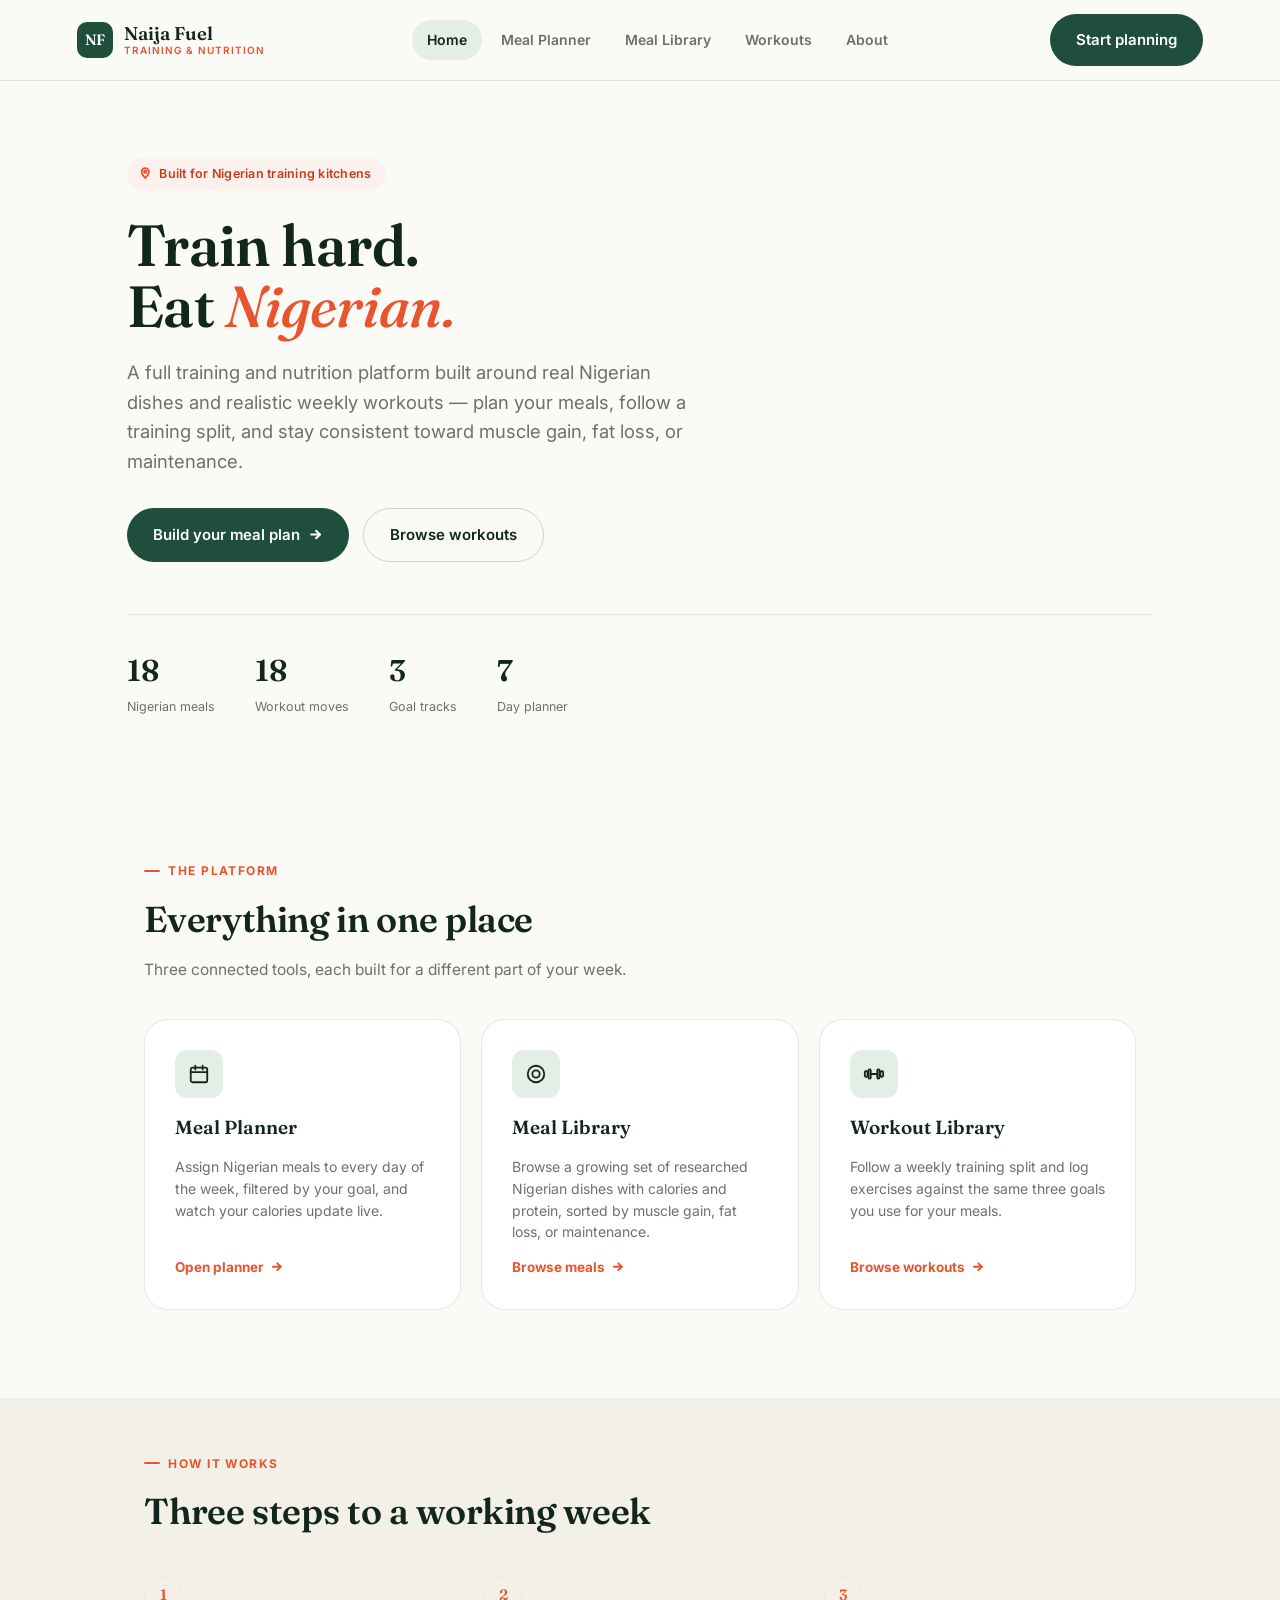
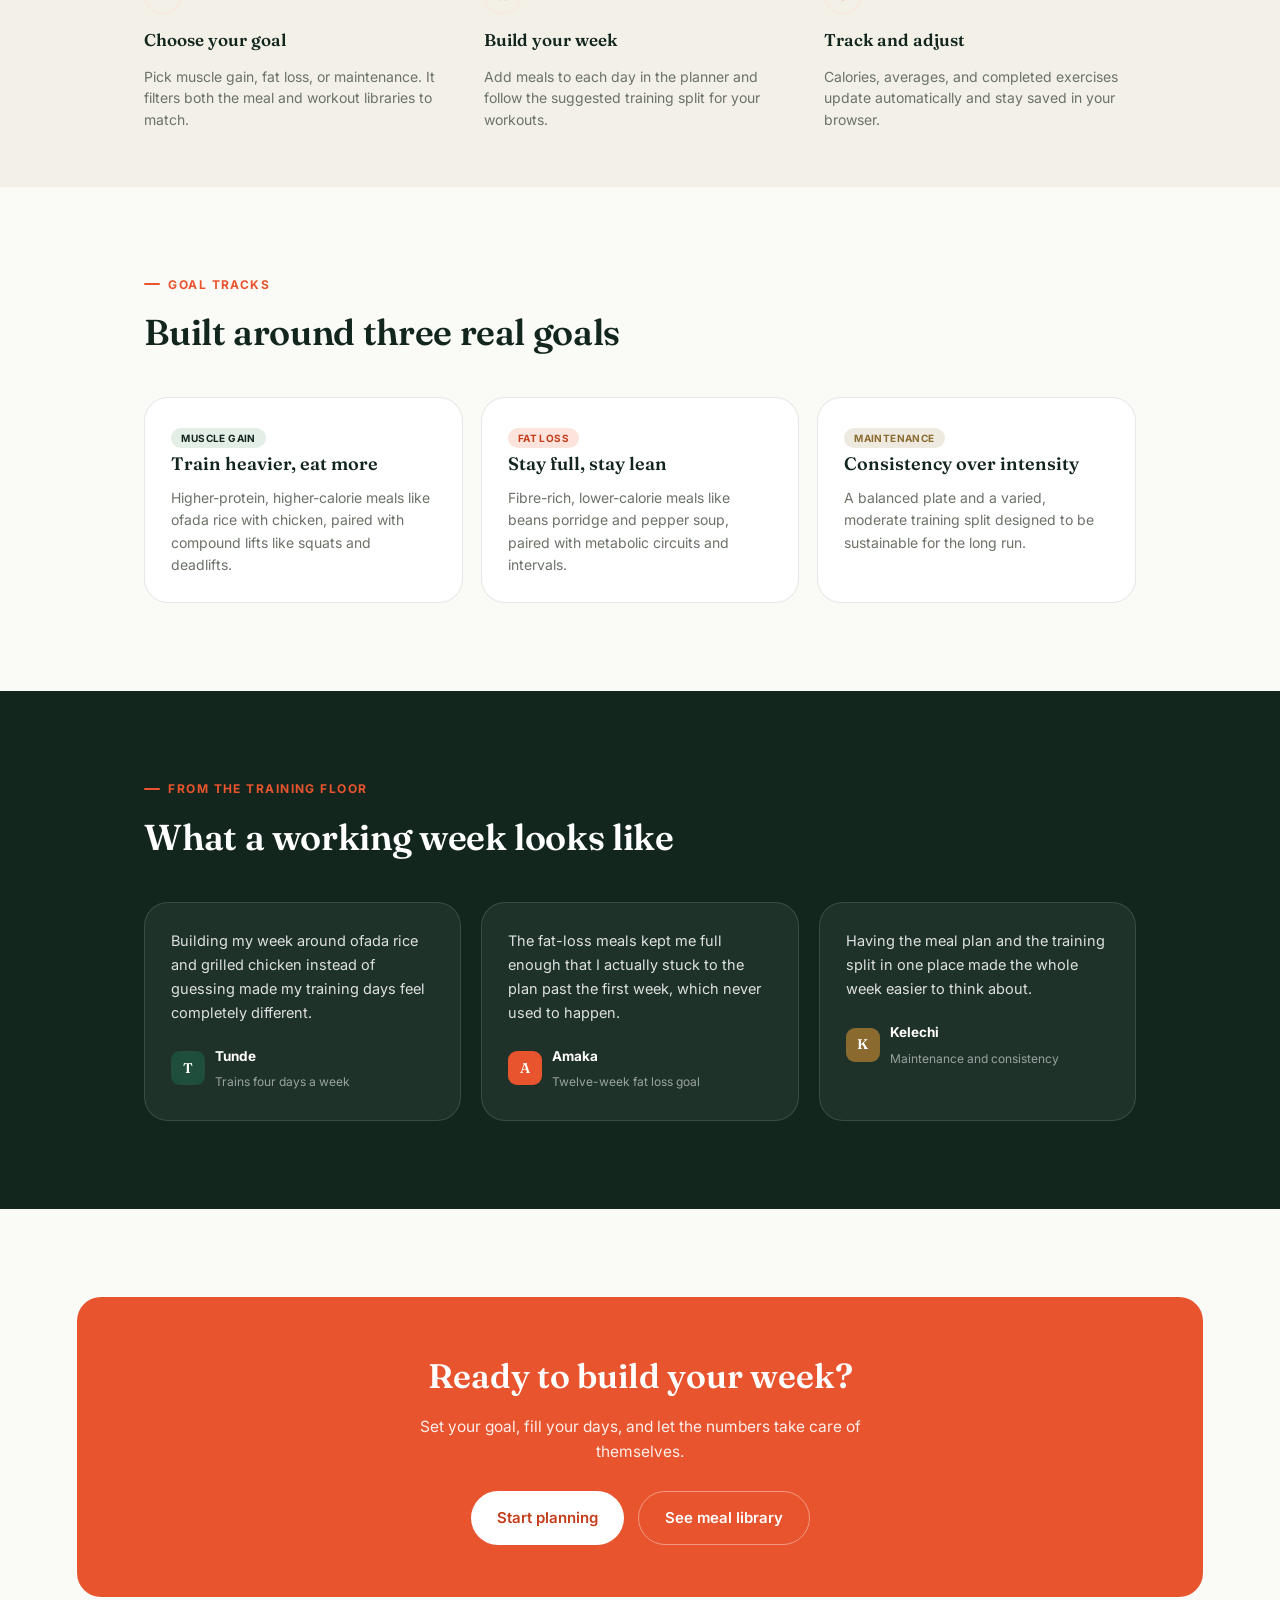
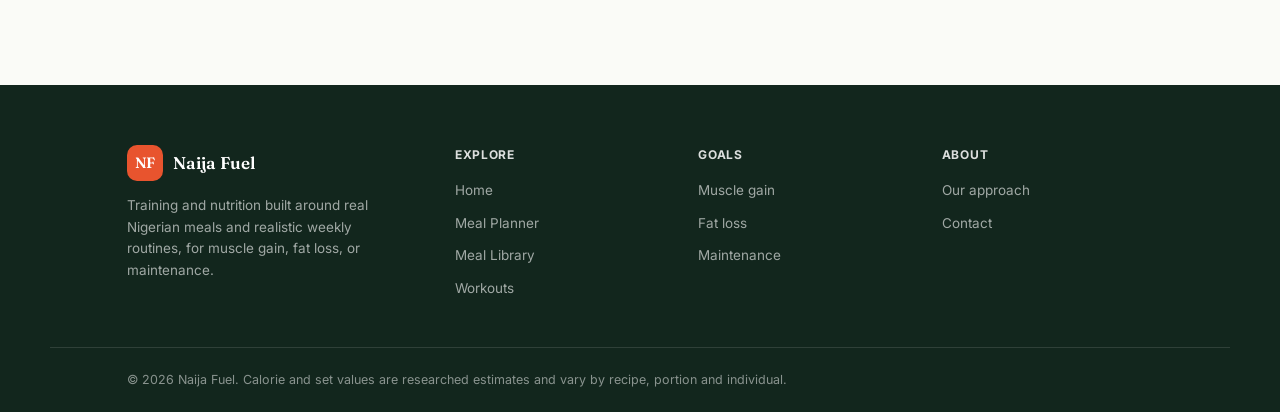
<file: index.html>
<!DOCTYPE html>
<html lang="en">
<head>
<meta charset="UTF-8" />
<meta name="viewport" content="width=device-width, initial-scale=1.0" />
<title>Naija Fuel — Nigerian Training &amp; Nutrition Platform</title>
<meta name="description" content="Plan your meals and training week around real Nigerian dishes and realistic workouts, built for muscle gain, fat loss, or maintenance." />
<link href="https://fonts.googleapis.com/css2?family=Fraunces:ital,opsz,wght@0,9..144,500;0,9..144,600;0,9..144,700;1,9..144,500&family=Inter:wght@400;500;600;700&display=swap" rel="stylesheet" />
<link rel="stylesheet" href="assets/style.css" />
</head>
<body>

<nav class="site-nav">
  <a class="brand" href="index.html">
    <div class="brand-mark">NF</div>
    <div class="brand-word">Naija Fuel<span>Training &amp; Nutrition</span></div>
  </a>
  <div class="nav-links">
    <a class="nav-link active" href="index.html">Home</a>
    <a class="nav-link" href="planner.html">Meal Planner</a>
    <a class="nav-link" href="meals.html">Meal Library</a>
    <a class="nav-link" href="workouts.html">Workouts</a>
    <a class="nav-link" href="about.html">About</a>
  </div>
  <div class="nav-right">
    <a class="btn-primary" href="planner.html">Start planning</a>
    <button class="nav-toggle" id="navToggle" aria-label="Open menu"></button>
  </div>
</nav>
<div class="mobile-menu-scrim" id="mobileScrim"></div>
<div class="mobile-menu" id="mobileMenu">
  <div class="mobile-menu-head">
    <div class="brand-word">Menu</div>
    <button class="modal-close" id="navClose" aria-label="Close menu"></button>
  </div>
  <a class="nav-link active" href="index.html">Home</a>
  <a class="nav-link" href="planner.html">Meal Planner</a>
  <a class="nav-link" href="meals.html">Meal Library</a>
  <a class="nav-link" href="workouts.html">Workouts</a>
  <a class="nav-link" href="about.html">About</a>
</div>

<!-- ══ HERO ══ -->
<header class="hero">
  <div class="eyebrow"><span id="eyebrowIcon"></span>Built for Nigerian training kitchens</div>
  <h1>Train hard.<br>Eat <em>Nigerian.</em></h1>
  <p>A full training and nutrition platform built around real Nigerian dishes and realistic weekly workouts — plan your meals, follow a training split, and stay consistent toward muscle gain, fat loss, or maintenance.</p>
  <div class="hero-row">
    <a href="planner.html" class="btn-primary">Build your meal plan <span id="heroArrow1"></span></a>
    <a href="workouts.html" class="btn-ghost">Browse workouts</a>
  </div>
  <div class="hero-stats">
    <div><span class="stat-num" id="heroMealCount">18</span><div class="stat-label">Nigerian meals</div></div>
    <div><span class="stat-num" id="heroWorkoutCount">18</span><div class="stat-label">Workout moves</div></div>
    <div><span class="stat-num">3</span><div class="stat-label">Goal tracks</div></div>
    <div><span class="stat-num">7</span><div class="stat-label">Day planner</div></div>
  </div>
</header>

<!-- ══ FEATURES ══ -->
<section class="section">
  <div class="wrap">
    <div class="section-head">
      <div>
        <div class="section-label">The platform</div>
        <h2 class="section-heading">Everything in one place</h2>
        <p class="section-sub">Three connected tools, each built for a different part of your week.</p>
      </div>
    </div>
    <div class="feature-grid">
      <a class="feature-card" href="planner.html">
        <div class="feature-icon" id="iconPlanner"></div>
        <h3>Meal Planner</h3>
        <p>Assign Nigerian meals to every day of the week, filtered by your goal, and watch your calories update live.</p>
        <span class="feature-link">Open planner <span class="arrow-sm"></span></span>
      </a>
      <a class="feature-card" href="meals.html">
        <div class="feature-icon" id="iconMeals"></div>
        <h3>Meal Library</h3>
        <p>Browse a growing set of researched Nigerian dishes with calories and protein, sorted by muscle gain, fat loss, or maintenance.</p>
        <span class="feature-link">Browse meals <span class="arrow-sm"></span></span>
      </a>
      <a class="feature-card" href="workouts.html">
        <div class="feature-icon" id="iconWorkouts"></div>
        <h3>Workout Library</h3>
        <p>Follow a weekly training split and log exercises against the same three goals you use for your meals.</p>
        <span class="feature-link">Browse workouts <span class="arrow-sm"></span></span>
      </a>
    </div>
  </div>
</section>

<!-- ══ HOW IT WORKS ══ -->
<section class="section section-tight" style="background:var(--surface-alt);">
  <div class="wrap">
    <div class="section-head">
      <div>
        <div class="section-label">How it works</div>
        <h2 class="section-heading">Three steps to a working week</h2>
      </div>
    </div>
    <div class="steps-grid">
      <div class="step">
        <div class="step-num">1</div>
        <h3>Choose your goal</h3>
        <p>Pick muscle gain, fat loss, or maintenance. It filters both the meal and workout libraries to match.</p>
      </div>
      <div class="step">
        <div class="step-num">2</div>
        <h3>Build your week</h3>
        <p>Add meals to each day in the planner and follow the suggested training split for your workouts.</p>
      </div>
      <div class="step">
        <div class="step-num">3</div>
        <h3>Track and adjust</h3>
        <p>Calories, averages, and completed exercises update automatically and stay saved in your browser.</p>
      </div>
    </div>
  </div>
</section>

<!-- ══ GOALS ══ -->
<section class="section">
  <div class="wrap">
    <div class="section-head">
      <div>
        <div class="section-label">Goal tracks</div>
        <h2 class="section-heading">Built around three real goals</h2>
      </div>
    </div>
    <div class="goal-cards">
      <div class="goal-card">
        <span class="goal-tag muscle">Muscle gain</span>
        <h3>Train heavier, eat more</h3>
        <p>Higher-protein, higher-calorie meals like ofada rice with chicken, paired with compound lifts like squats and deadlifts.</p>
      </div>
      <div class="goal-card">
        <span class="goal-tag fatLoss">Fat loss</span>
        <h3>Stay full, stay lean</h3>
        <p>Fibre-rich, lower-calorie meals like beans porridge and pepper soup, paired with metabolic circuits and intervals.</p>
      </div>
      <div class="goal-card">
        <span class="goal-tag maintenance">Maintenance</span>
        <h3>Consistency over intensity</h3>
        <p>A balanced plate and a varied, moderate training split designed to be sustainable for the long run.</p>
      </div>
    </div>
  </div>
</section>

<!-- ══ QUOTES BAND ══ -->
<section class="band section">
  <div class="wrap">
    <div class="section-head">
      <div>
        <div class="section-label">From the training floor</div>
        <h2 class="section-heading">What a working week looks like</h2>
      </div>
    </div>
    <div class="quote-grid">
      <div class="quote-card">
        <p>Building my week around ofada rice and grilled chicken instead of guessing made my training days feel completely different.</p>
        <div class="quote-name"><div class="monogram sm mono-muscle">T</div><div><strong>Tunde</strong><br><span>Trains four days a week</span></div></div>
      </div>
      <div class="quote-card">
        <p>The fat-loss meals kept me full enough that I actually stuck to the plan past the first week, which never used to happen.</p>
        <div class="quote-name"><div class="monogram sm mono-fatLoss">A</div><div><strong>Amaka</strong><br><span>Twelve-week fat loss goal</span></div></div>
      </div>
      <div class="quote-card">
        <p>Having the meal plan and the training split in one place made the whole week easier to think about.</p>
        <div class="quote-name"><div class="monogram sm mono-maintenance">K</div><div><strong>Kelechi</strong><br><span>Maintenance and consistency</span></div></div>
      </div>
    </div>
  </div>
</section>

<!-- ══ CTA ══ -->
<section class="section">
  <div class="cta-band">
    <h2>Ready to build your week?</h2>
    <p>Set your goal, fill your days, and let the numbers take care of themselves.</p>
    <div class="hero-row">
      <a href="planner.html" class="btn-primary">Start planning</a>
      <a href="meals.html" class="btn-ghost">See meal library</a>
    </div>
  </div>
</section>

<footer class="site-footer">
  <div class="footer-grid">
    <div>
      <div class="footer-brand"><div class="brand-mark">NF</div><div class="footer-brand-word">Naija Fuel</div></div>
      <p>Training and nutrition built around real Nigerian meals and realistic weekly routines, for muscle gain, fat loss, or maintenance.</p>
    </div>
    <div class="footer-col">
      <h4>Explore</h4>
      <a href="index.html">Home</a>
      <a href="planner.html">Meal Planner</a>
      <a href="meals.html">Meal Library</a>
      <a href="workouts.html">Workouts</a>
    </div>
    <div class="footer-col">
      <h4>Goals</h4>
      <a href="meals.html">Muscle gain</a>
      <a href="meals.html">Fat loss</a>
      <a href="meals.html">Maintenance</a>
    </div>
    <div class="footer-col">
      <h4>About</h4>
      <a href="about.html">Our approach</a>
      <a href="about.html">Contact</a>
    </div>
  </div>
  <div class="footer-bottom">
    <span>&copy; <span id="footerYear"></span> Naija Fuel. Calorie and set values are researched estimates and vary by recipe, portion and individual.</span>
  </div>
</footer>

<div class="toast" id="toast" aria-live="polite"></div>

<script src="assets/data.js"></script>
<script src="assets/nav.js"></script>
<script>
  document.getElementById('eyebrowIcon').innerHTML = ICON.pin;
  document.getElementById('heroArrow1').innerHTML = ICON.arrow;
  document.getElementById('iconPlanner').innerHTML = ICON.calendar;
  document.getElementById('iconMeals').innerHTML = ICON.plate;
  document.getElementById('iconWorkouts').innerHTML = ICON.dumbbell;
  document.querySelectorAll('.nav-toggle, #navClose').forEach(b=>{});
  document.getElementById('navToggle').innerHTML = ICON.menu;
  document.getElementById('navClose').innerHTML = ICON.close;
  document.querySelectorAll('.arrow-sm').forEach(el => el.innerHTML = ICON.arrow);
  document.getElementById('heroMealCount').textContent = MEALS.length;
  document.getElementById('heroWorkoutCount').textContent = WORKOUTS.length;
</script>
</body>
</html>
</file>
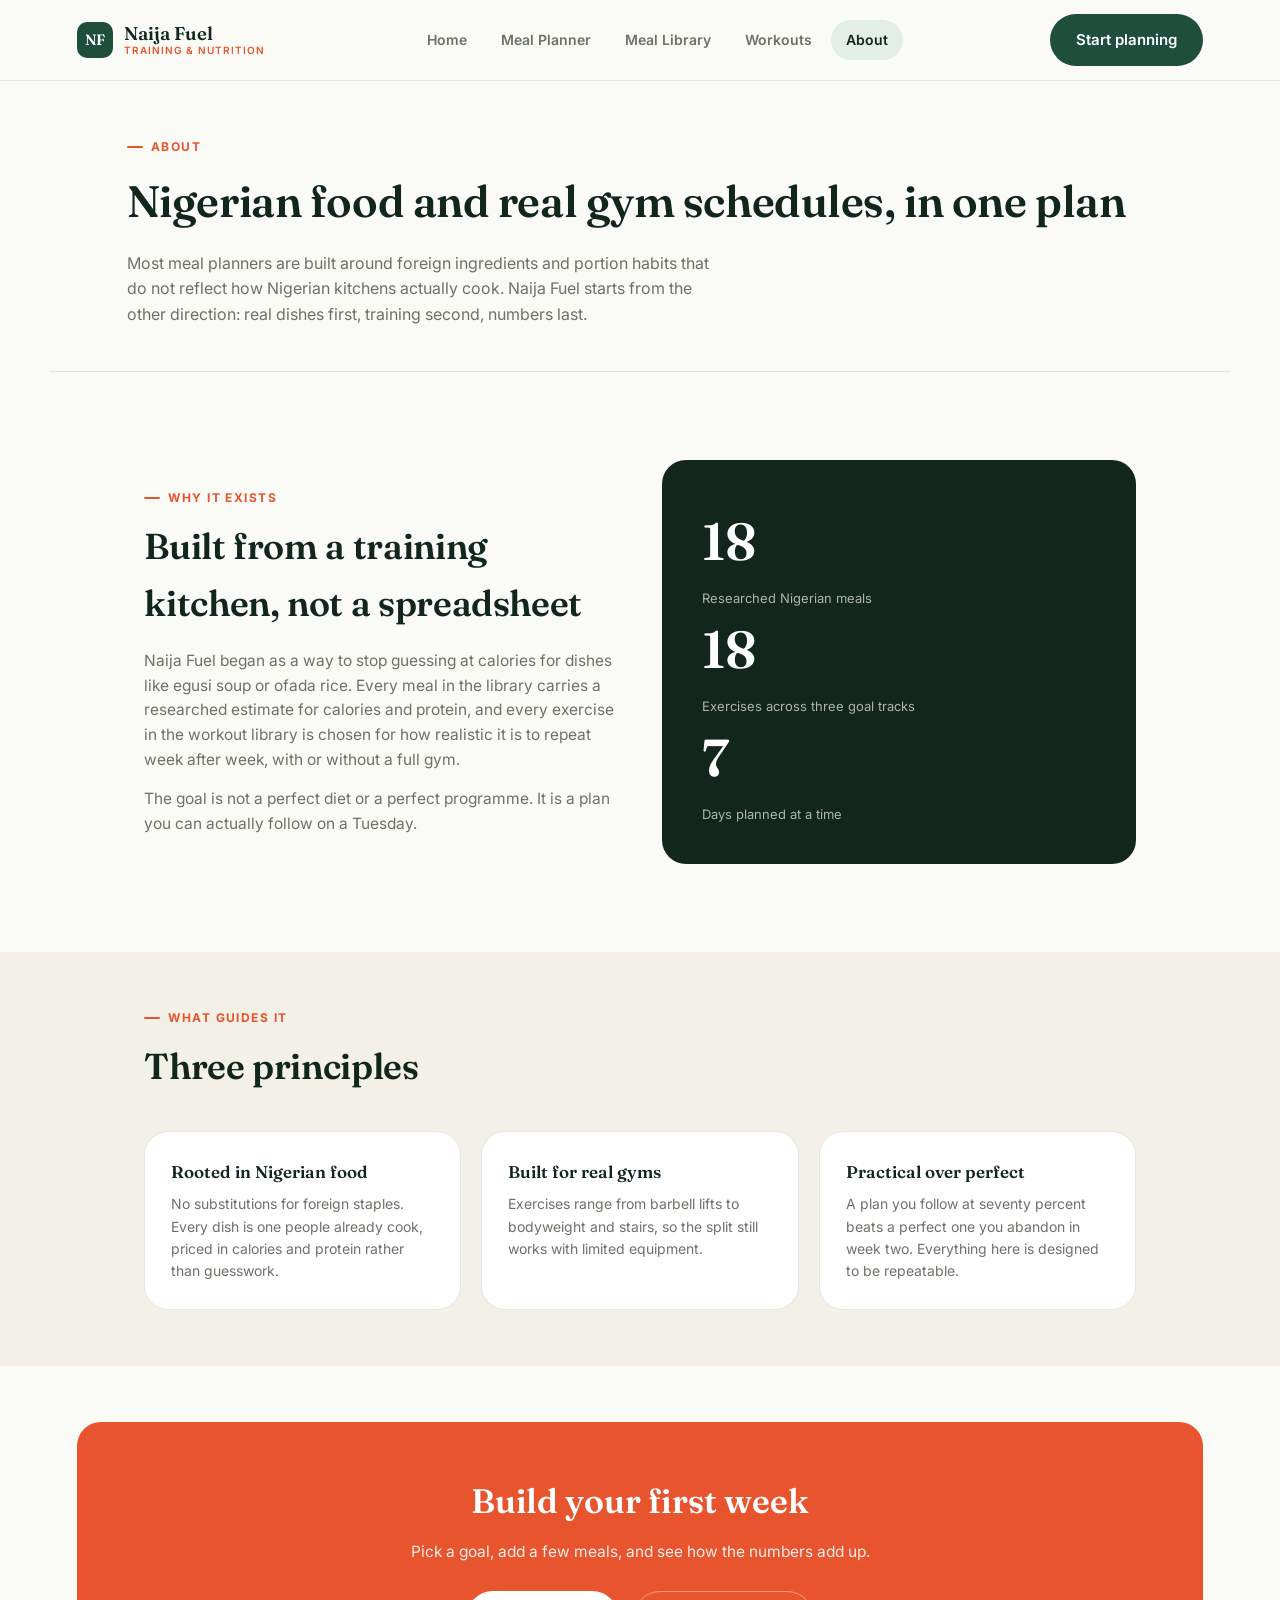
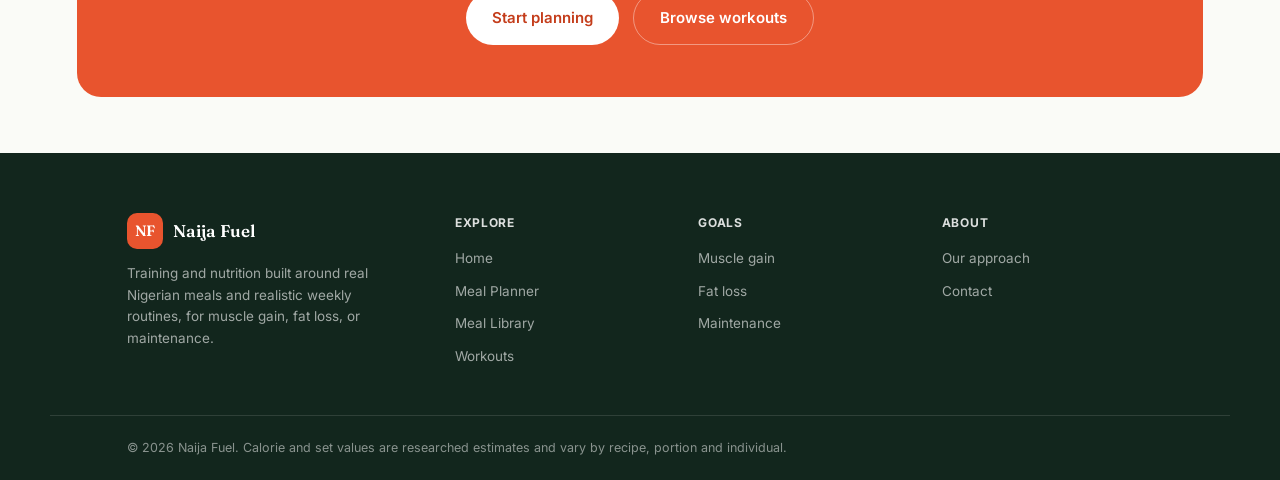
<file: about.html>
<!DOCTYPE html>
<html lang="en">
<head>
<meta charset="UTF-8" />
<meta name="viewport" content="width=device-width, initial-scale=1.0" />
<title>About — Naija Fuel</title>
<meta name="description" content="Why Naija Fuel exists and how it approaches Nigerian training and nutrition." />
<link href="https://fonts.googleapis.com/css2?family=Fraunces:ital,opsz,wght@0,9..144,500;0,9..144,600;0,9..144,700;1,9..144,500&family=Inter:wght@400;500;600;700&display=swap" rel="stylesheet" />
<link rel="stylesheet" href="assets/style.css" />
</head>
<body>

<nav class="site-nav">
  <a class="brand" href="index.html">
    <div class="brand-mark">NF</div>
    <div class="brand-word">Naija Fuel<span>Training &amp; Nutrition</span></div>
  </a>
  <div class="nav-links">
    <a class="nav-link" href="index.html">Home</a>
    <a class="nav-link" href="planner.html">Meal Planner</a>
    <a class="nav-link" href="meals.html">Meal Library</a>
    <a class="nav-link" href="workouts.html">Workouts</a>
    <a class="nav-link active" href="about.html">About</a>
  </div>
  <div class="nav-right">
    <a class="btn-primary" href="planner.html">Start planning</a>
    <button class="nav-toggle" id="navToggle" aria-label="Open menu"></button>
  </div>
</nav>
<div class="mobile-menu-scrim" id="mobileScrim"></div>
<div class="mobile-menu" id="mobileMenu">
  <div class="mobile-menu-head">
    <div class="brand-word">Menu</div>
    <button class="modal-close" id="navClose" aria-label="Close menu"></button>
  </div>
  <a class="nav-link" href="index.html">Home</a>
  <a class="nav-link" href="planner.html">Meal Planner</a>
  <a class="nav-link" href="meals.html">Meal Library</a>
  <a class="nav-link" href="workouts.html">Workouts</a>
  <a class="nav-link active" href="about.html">About</a>
</div>

<header class="page-hero">
  <div class="section-label">About</div>
  <h1>Nigerian food and real gym schedules, in one plan</h1>
  <p>Most meal planners are built around foreign ingredients and portion habits that do not reflect how Nigerian kitchens actually cook. Naija Fuel starts from the other direction: real dishes first, training second, numbers last.</p>
</header>

<section class="section">
  <div class="wrap split-media">
    <div>
      <div class="section-label">Why it exists</div>
      <h2 class="section-heading">Built from a training kitchen, not a spreadsheet</h2>
      <p class="section-sub" style="margin-top:16px;max-width:none;">Naija Fuel began as a way to stop guessing at calories for dishes like egusi soup or ofada rice. Every meal in the library carries a researched estimate for calories and protein, and every exercise in the workout library is chosen for how realistic it is to repeat week after week, with or without a full gym.</p>
      <p class="section-sub" style="margin-top:14px;max-width:none;">The goal is not a perfect diet or a perfect programme. It is a plan you can actually follow on a Tuesday.</p>
    </div>
    <div class="about-figure">
      <div>
        <div class="big-num" id="figMeals">18</div>
        <div class="big-label">Researched Nigerian meals</div>
      </div>
      <div>
        <div class="big-num" id="figWorkouts">18</div>
        <div class="big-label">Exercises across three goal tracks</div>
      </div>
      <div>
        <div class="big-num">7</div>
        <div class="big-label">Days planned at a time</div>
      </div>
    </div>
  </div>
</section>

<section class="section section-tight" style="background:var(--surface-alt);">
  <div class="wrap">
    <div class="section-head">
      <div>
        <div class="section-label">What guides it</div>
        <h2 class="section-heading">Three principles</h2>
      </div>
    </div>
    <div class="value-grid">
      <div class="value-card">
        <h3>Rooted in Nigerian food</h3>
        <p>No substitutions for foreign staples. Every dish is one people already cook, priced in calories and protein rather than guesswork.</p>
      </div>
      <div class="value-card">
        <h3>Built for real gyms</h3>
        <p>Exercises range from barbell lifts to bodyweight and stairs, so the split still works with limited equipment.</p>
      </div>
      <div class="value-card">
        <h3>Practical over perfect</h3>
        <p>A plan you follow at seventy percent beats a perfect one you abandon in week two. Everything here is designed to be repeatable.</p>
      </div>
    </div>
  </div>
</section>

<section class="section section-tight">
  <div class="cta-band">
    <h2>Build your first week</h2>
    <p>Pick a goal, add a few meals, and see how the numbers add up.</p>
    <div class="hero-row">
      <a href="planner.html" class="btn-primary">Start planning</a>
      <a href="workouts.html" class="btn-ghost">Browse workouts</a>
    </div>
  </div>
</section>

<footer class="site-footer">
  <div class="footer-grid">
    <div>
      <div class="footer-brand"><div class="brand-mark">NF</div><div class="footer-brand-word">Naija Fuel</div></div>
      <p>Training and nutrition built around real Nigerian meals and realistic weekly routines, for muscle gain, fat loss, or maintenance.</p>
    </div>
    <div class="footer-col">
      <h4>Explore</h4>
      <a href="index.html">Home</a>
      <a href="planner.html">Meal Planner</a>
      <a href="meals.html">Meal Library</a>
      <a href="workouts.html">Workouts</a>
    </div>
    <div class="footer-col">
      <h4>Goals</h4>
      <a href="meals.html">Muscle gain</a>
      <a href="meals.html">Fat loss</a>
      <a href="meals.html">Maintenance</a>
    </div>
    <div class="footer-col">
      <h4>About</h4>
      <a href="about.html">Our approach</a>
      <a href="about.html">Contact</a>
    </div>
  </div>
  <div class="footer-bottom">
    <span>&copy; <span id="footerYear"></span> Naija Fuel. Calorie and set values are researched estimates and vary by recipe, portion and individual.</span>
  </div>
</footer>

<div class="toast" id="toast" aria-live="polite"></div>

<script src="assets/data.js"></script>
<script src="assets/nav.js"></script>
<script>
  document.getElementById('navToggle').innerHTML = ICON.menu;
  document.getElementById('navClose').innerHTML = ICON.close;
  document.getElementById('figMeals').textContent = MEALS.length;
  document.getElementById('figWorkouts').textContent = WORKOUTS.length;
</script>
</body>
</html>
</file>
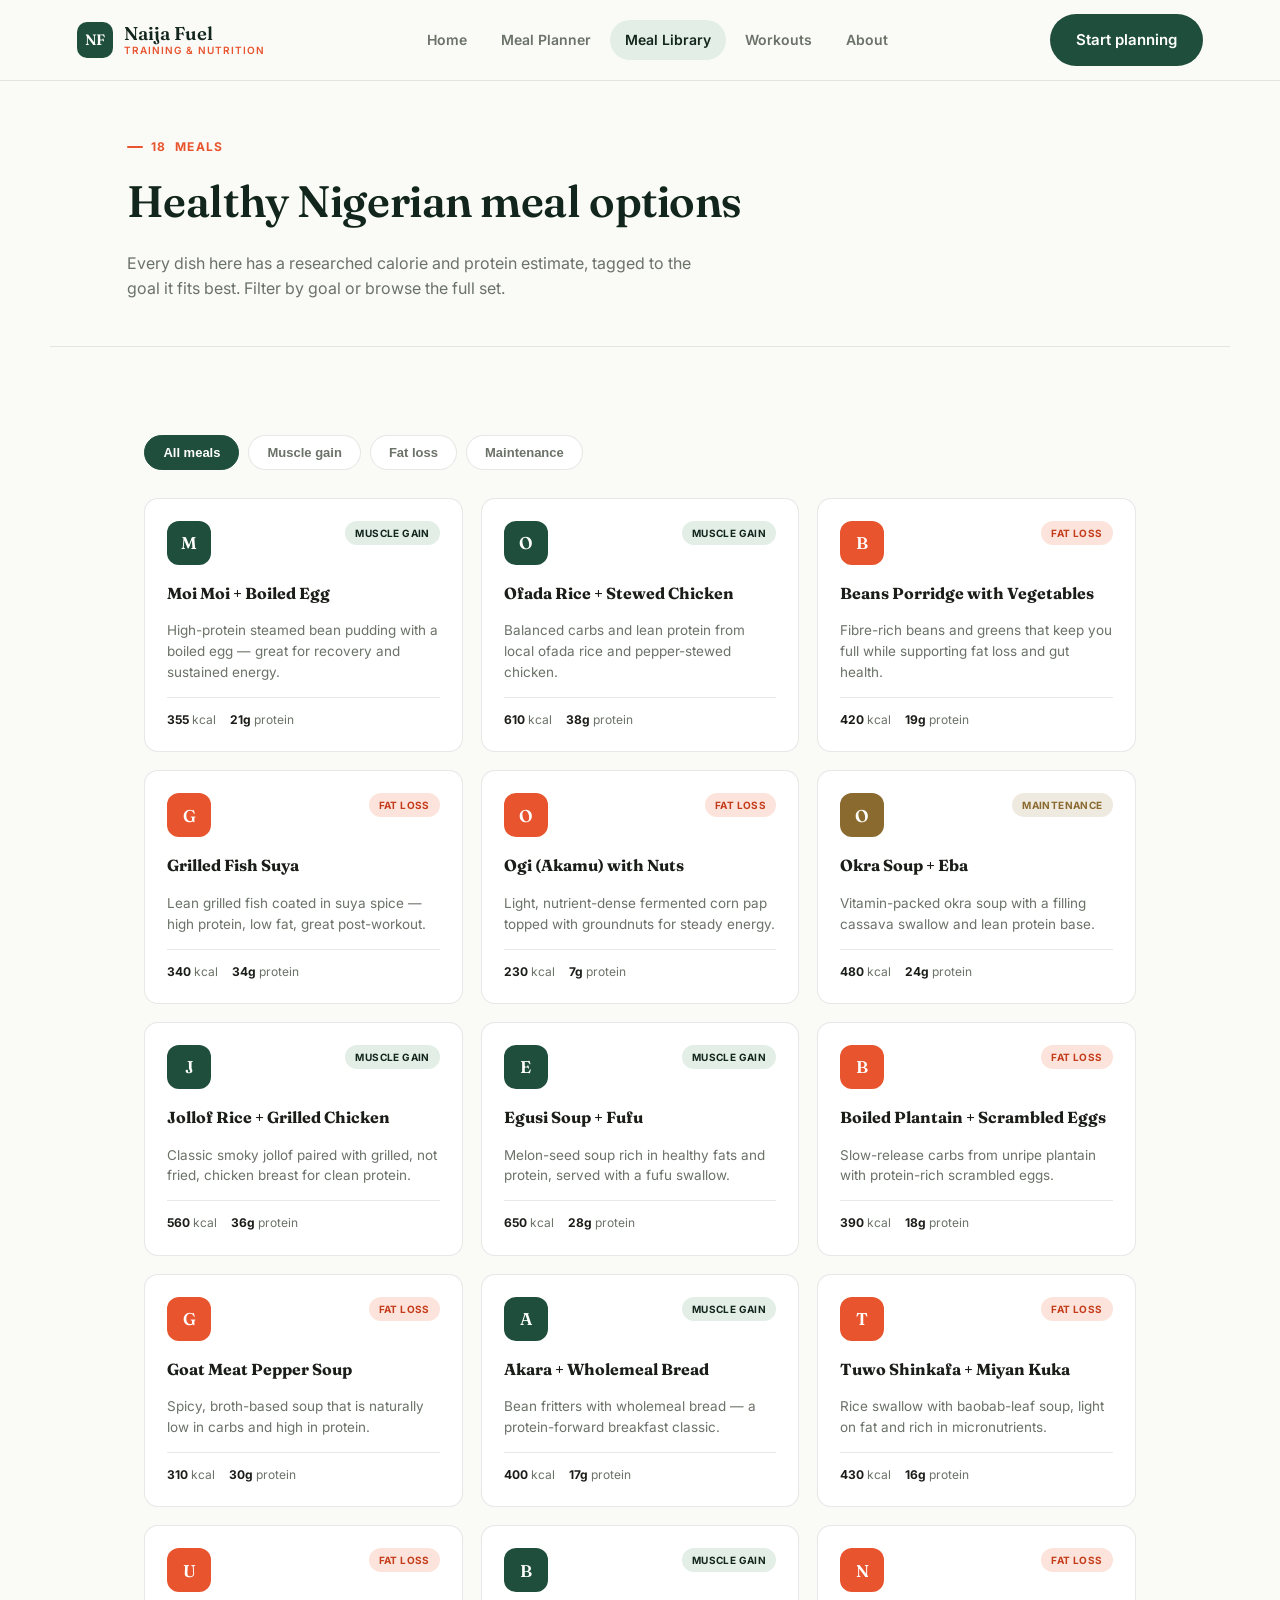
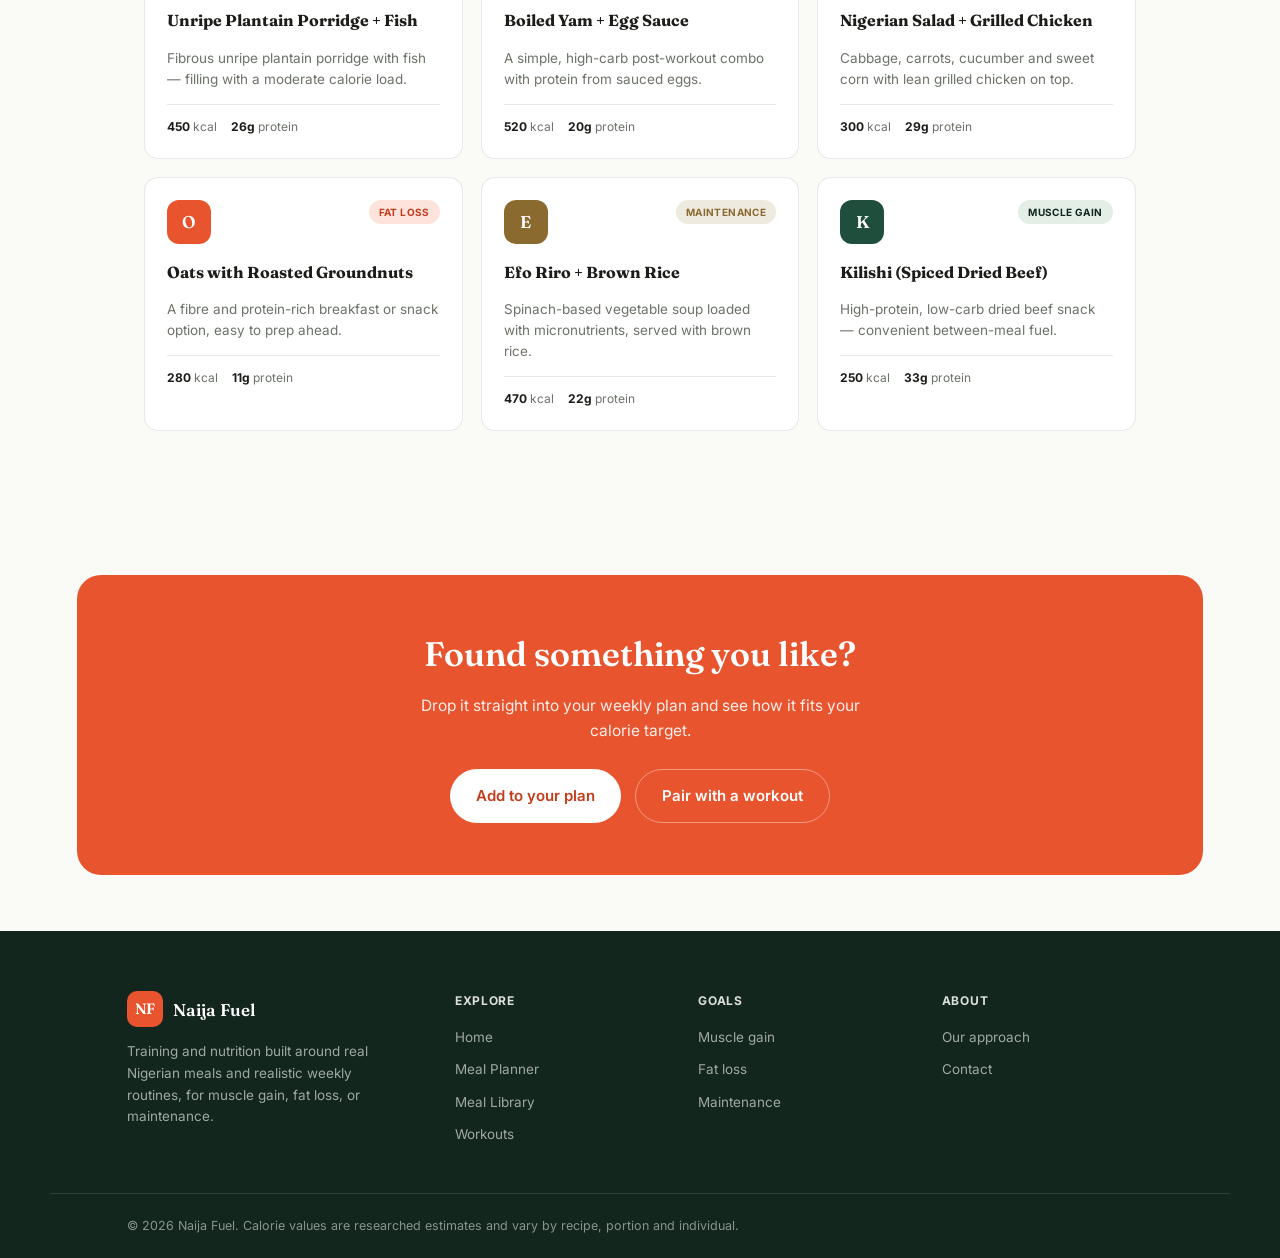
<file: meals.html>
<!DOCTYPE html>
<html lang="en">
<head>
<meta charset="UTF-8" />
<meta name="viewport" content="width=device-width, initial-scale=1.0" />
<title>Meal Library — Naija Fuel</title>
<meta name="description" content="Browse researched Nigerian meals by goal: muscle gain, fat loss, or maintenance." />
<link href="https://fonts.googleapis.com/css2?family=Fraunces:ital,opsz,wght@0,9..144,500;0,9..144,600;0,9..144,700;1,9..144,500&family=Inter:wght@400;500;600;700&display=swap" rel="stylesheet" />
<link rel="stylesheet" href="assets/style.css" />
</head>
<body>

<nav class="site-nav">
  <a class="brand" href="index.html">
    <div class="brand-mark">NF</div>
    <div class="brand-word">Naija Fuel<span>Training &amp; Nutrition</span></div>
  </a>
  <div class="nav-links">
    <a class="nav-link" href="index.html">Home</a>
    <a class="nav-link" href="planner.html">Meal Planner</a>
    <a class="nav-link active" href="meals.html">Meal Library</a>
    <a class="nav-link" href="workouts.html">Workouts</a>
    <a class="nav-link" href="about.html">About</a>
  </div>
  <div class="nav-right">
    <a class="btn-primary" href="planner.html">Start planning</a>
    <button class="nav-toggle" id="navToggle" aria-label="Open menu"></button>
  </div>
</nav>
<div class="mobile-menu-scrim" id="mobileScrim"></div>
<div class="mobile-menu" id="mobileMenu">
  <div class="mobile-menu-head">
    <div class="brand-word">Menu</div>
    <button class="modal-close" id="navClose" aria-label="Close menu"></button>
  </div>
  <a class="nav-link" href="index.html">Home</a>
  <a class="nav-link" href="planner.html">Meal Planner</a>
  <a class="nav-link active" href="meals.html">Meal Library</a>
  <a class="nav-link" href="workouts.html">Workouts</a>
  <a class="nav-link" href="about.html">About</a>
</div>

<header class="page-hero">
  <div class="section-label"><span id="mealCount"></span> meals</div>
  <h1>Healthy Nigerian meal options</h1>
  <p>Every dish here has a researched calorie and protein estimate, tagged to the goal it fits best. Filter by goal or browse the full set.</p>
</header>

<section class="section">
  <div class="wrap">
    <div class="filter-bar">
      <button class="filter-btn active" onclick="filterMeals('all',this)">All meals</button>
      <button class="filter-btn" onclick="filterMeals('muscle',this)">Muscle gain</button>
      <button class="filter-btn" onclick="filterMeals('fatLoss',this)">Fat loss</button>
      <button class="filter-btn" onclick="filterMeals('maintenance',this)">Maintenance</button>
    </div>
    <div class="item-grid" id="mealGrid"></div>
  </div>
</section>

<section class="section section-tight">
  <div class="cta-band">
    <h2>Found something you like?</h2>
    <p>Drop it straight into your weekly plan and see how it fits your calorie target.</p>
    <div class="hero-row">
      <a href="planner.html" class="btn-primary">Add to your plan</a>
      <a href="workouts.html" class="btn-ghost">Pair with a workout</a>
    </div>
  </div>
</section>

<footer class="site-footer">
  <div class="footer-grid">
    <div>
      <div class="footer-brand"><div class="brand-mark">NF</div><div class="footer-brand-word">Naija Fuel</div></div>
      <p>Training and nutrition built around real Nigerian meals and realistic weekly routines, for muscle gain, fat loss, or maintenance.</p>
    </div>
    <div class="footer-col">
      <h4>Explore</h4>
      <a href="index.html">Home</a>
      <a href="planner.html">Meal Planner</a>
      <a href="meals.html">Meal Library</a>
      <a href="workouts.html">Workouts</a>
    </div>
    <div class="footer-col">
      <h4>Goals</h4>
      <a href="meals.html">Muscle gain</a>
      <a href="meals.html">Fat loss</a>
      <a href="meals.html">Maintenance</a>
    </div>
    <div class="footer-col">
      <h4>About</h4>
      <a href="about.html">Our approach</a>
      <a href="about.html">Contact</a>
    </div>
  </div>
  <div class="footer-bottom">
    <span>&copy; <span id="footerYear"></span> Naija Fuel. Calorie values are researched estimates and vary by recipe, portion and individual.</span>
  </div>
</footer>

<div class="toast" id="toast" aria-live="polite"></div>

<script src="assets/data.js"></script>
<script src="assets/nav.js"></script>
<script>
  document.getElementById('navToggle').innerHTML = ICON.menu;
  document.getElementById('navClose').innerHTML = ICON.close;
</script>
<script src="assets/meals.js"></script>
</body>
</html>
</file>
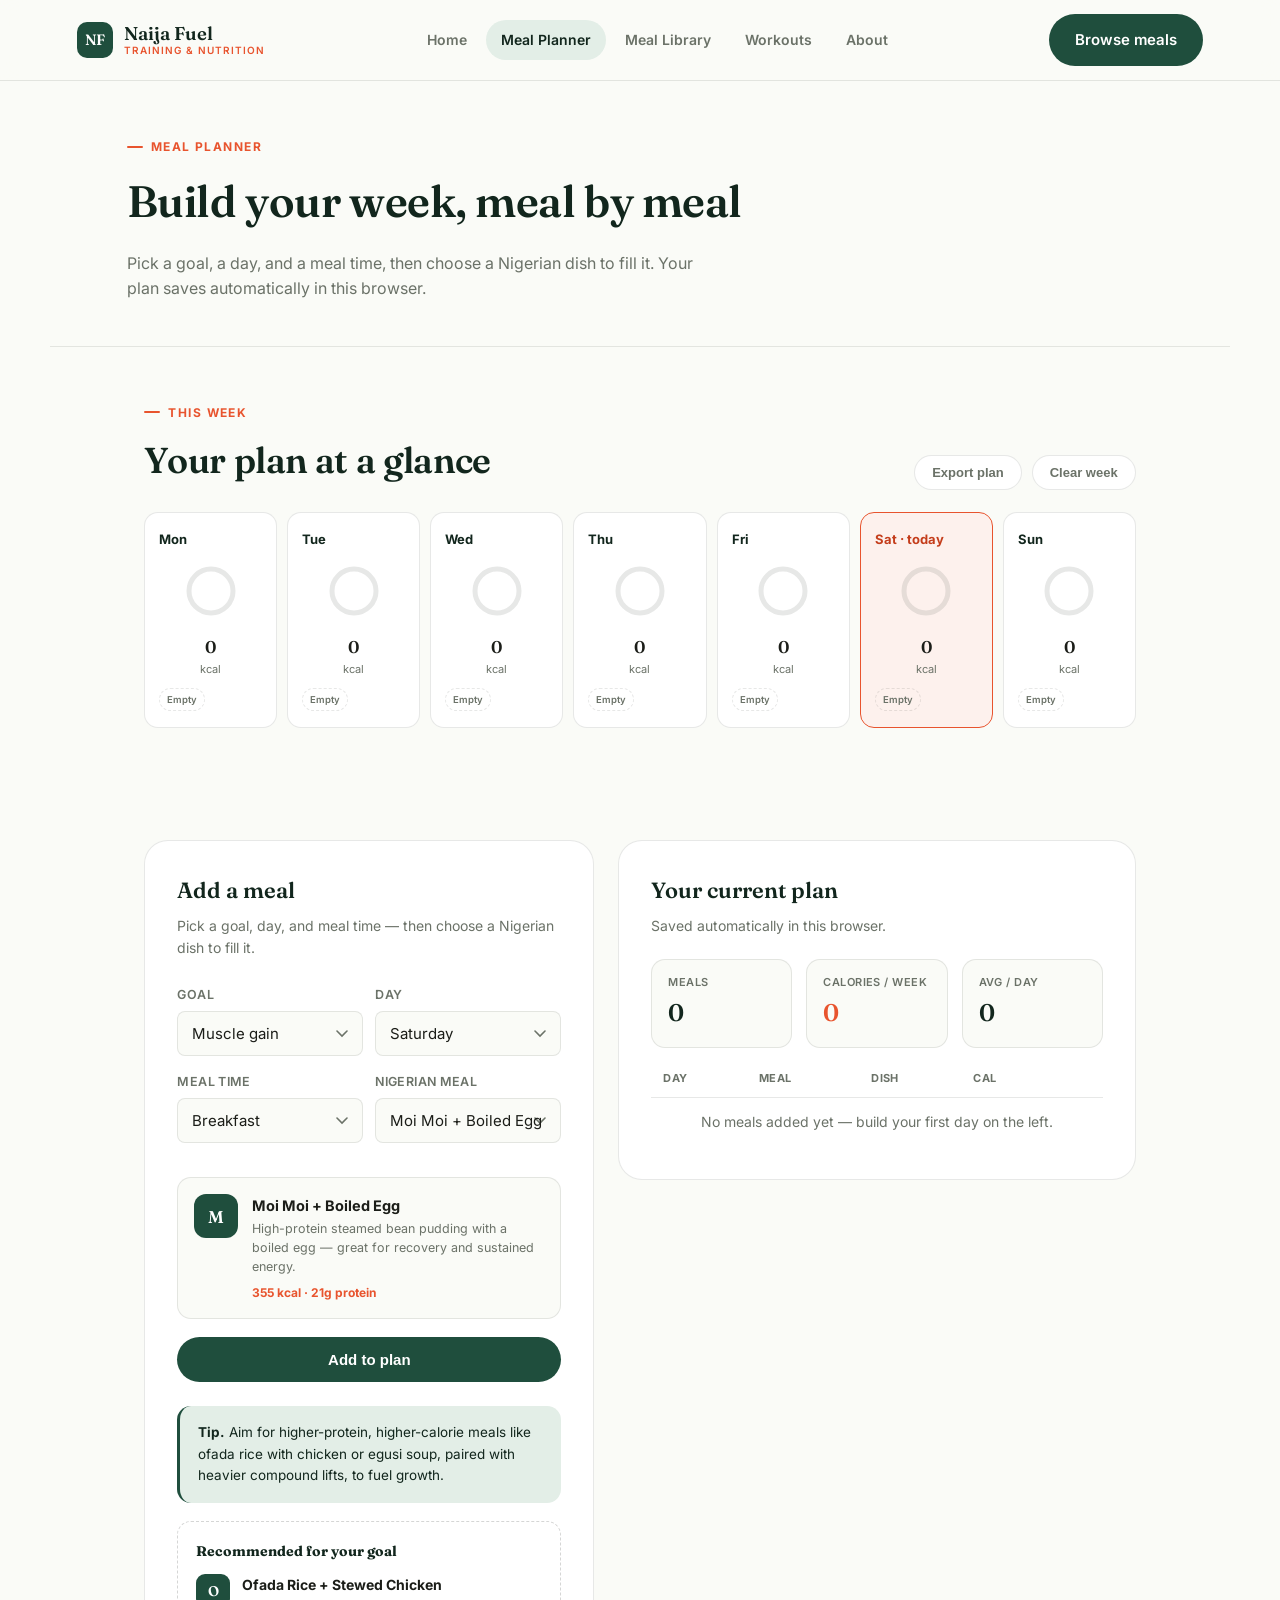
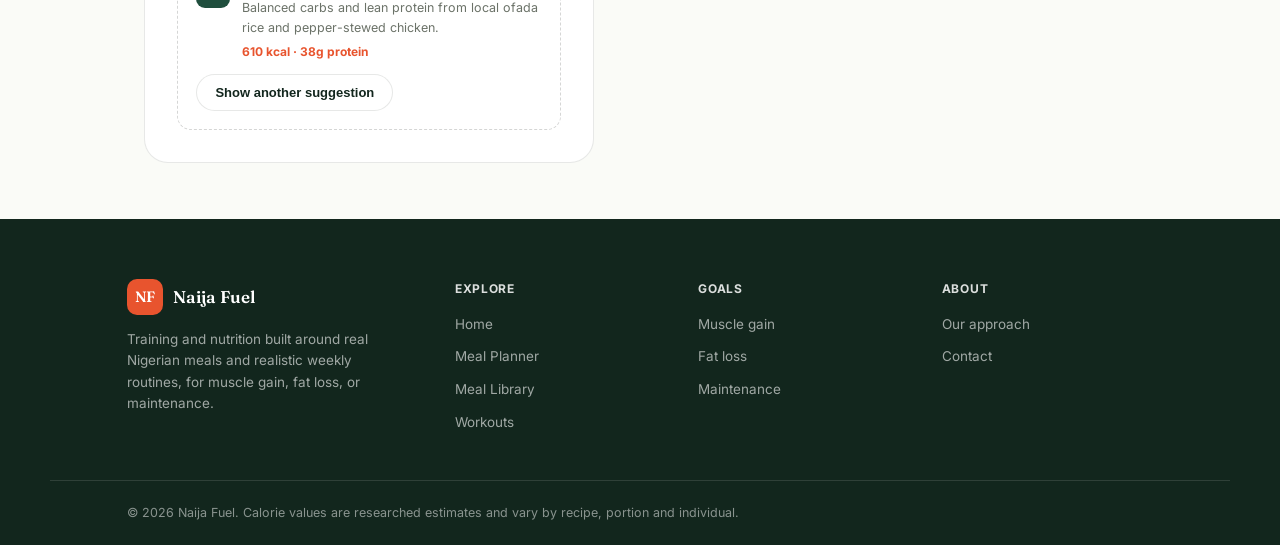
<file: planner.html>
<!DOCTYPE html>
<html lang="en">
<head>
<meta charset="UTF-8" />
<meta name="viewport" content="width=device-width, initial-scale=1.0" />
<title>Meal Planner — Naija Fuel</title>
<meta name="description" content="Build your weekly Nigerian meal plan by goal, day and meal time." />
<link href="https://fonts.googleapis.com/css2?family=Fraunces:ital,opsz,wght@0,9..144,500;0,9..144,600;0,9..144,700;1,9..144,500&family=Inter:wght@400;500;600;700&display=swap" rel="stylesheet" />
<link rel="stylesheet" href="assets/style.css" />
</head>
<body>

<nav class="site-nav">
  <a class="brand" href="index.html">
    <div class="brand-mark">NF</div>
    <div class="brand-word">Naija Fuel<span>Training &amp; Nutrition</span></div>
  </a>
  <div class="nav-links">
    <a class="nav-link" href="index.html">Home</a>
    <a class="nav-link active" href="planner.html">Meal Planner</a>
    <a class="nav-link" href="meals.html">Meal Library</a>
    <a class="nav-link" href="workouts.html">Workouts</a>
    <a class="nav-link" href="about.html">About</a>
  </div>
  <div class="nav-right">
    <a class="btn-primary" href="meals.html">Browse meals</a>
    <button class="nav-toggle" id="navToggle" aria-label="Open menu"></button>
  </div>
</nav>
<div class="mobile-menu-scrim" id="mobileScrim"></div>
<div class="mobile-menu" id="mobileMenu">
  <div class="mobile-menu-head">
    <div class="brand-word">Menu</div>
    <button class="modal-close" id="navClose" aria-label="Close menu"></button>
  </div>
  <a class="nav-link" href="index.html">Home</a>
  <a class="nav-link active" href="planner.html">Meal Planner</a>
  <a class="nav-link" href="meals.html">Meal Library</a>
  <a class="nav-link" href="workouts.html">Workouts</a>
  <a class="nav-link" href="about.html">About</a>
</div>

<header class="page-hero">
  <div class="section-label">Meal planner</div>
  <h1>Build your week, meal by meal</h1>
  <p>Pick a goal, a day, and a meal time, then choose a Nigerian dish to fill it. Your plan saves automatically in this browser.</p>
</header>

<!-- ══ WEEK STRIP ══ -->
<section class="section-tight">
  <div class="wrap">
    <div class="week-head">
      <div>
        <div class="section-label">This week</div>
        <h2 class="section-heading">Your plan at a glance</h2>
      </div>
      <div class="week-actions">
        <button class="btn-small" onclick="exportPlan()">Export plan</button>
        <button class="btn-small" onclick="clearPlan()">Clear week</button>
      </div>
    </div>
    <div class="week-strip" id="weekStrip"></div>
  </div>
</section>

<!-- ══ PLANNER ══ -->
<section class="section-tight">
  <div class="wrap">
    <div class="planner-grid">

      <div class="panel">
        <h2>Add a meal</h2>
        <p class="panel-sub">Pick a goal, day, and meal time — then choose a Nigerian dish to fill it.</p>

        <form id="mealForm">
          <div class="field-grid">
            <div class="field-row">
              <label for="goal">Goal</label>
              <select id="goal" name="goal">
                <option value="muscle">Muscle gain</option>
                <option value="fatLoss">Fat loss</option>
                <option value="maintenance">Maintenance</option>
              </select>
            </div>
            <div class="field-row">
              <label for="day">Day</label>
              <select id="day" name="day"></select>
            </div>
          </div>
          <div class="field-grid">
            <div class="field-row">
              <label for="mealType">Meal time</label>
              <select id="mealType" name="mealType">
                <option>Breakfast</option>
                <option>Lunch</option>
                <option>Dinner</option>
                <option>Snack</option>
              </select>
            </div>
            <div class="field-row">
              <label for="mealChoice">Nigerian meal</label>
              <select id="mealChoice" name="mealChoice"></select>
            </div>
          </div>

          <div class="item-preview" id="mealPreview"></div>

          <button type="submit" class="submit-btn">Add to plan</button>
        </form>

        <div class="tip-box" id="goalTip"></div>

        <div class="suggestion-panel">
          <h3>Recommended for your goal</h3>
          <div id="suggestionCard"></div>
          <button type="button" id="suggestMeal" class="btn-secondary">Show another suggestion</button>
        </div>
      </div>

      <div class="panel">
        <div class="summary-top">
          <div>
            <h2>Your current plan</h2>
            <p class="panel-sub" style="margin-bottom:0;">Saved automatically in this browser.</p>
          </div>
        </div>

        <div class="stats-row">
          <div class="stat-chip"><div class="label">Meals</div><div class="value" id="totalMeals">0</div></div>
          <div class="stat-chip accent"><div class="label">Calories / week</div><div class="value" id="totalCalories">0</div></div>
          <div class="stat-chip"><div class="label">Avg / day</div><div class="value" id="avgCalories">0</div></div>
        </div>

        <table class="data-table">
          <thead>
            <tr><th>Day</th><th>Meal</th><th>Dish</th><th>Cal</th><th></th></tr>
          </thead>
          <tbody id="planBody">
            <tr class="empty-row"><td colspan="5">No meals added yet — build your first day on the left.</td></tr>
          </tbody>
        </table>
      </div>

    </div>
  </div>
</section>

<footer class="site-footer">
  <div class="footer-grid">
    <div>
      <div class="footer-brand"><div class="brand-mark">NF</div><div class="footer-brand-word">Naija Fuel</div></div>
      <p>Training and nutrition built around real Nigerian meals and realistic weekly routines, for muscle gain, fat loss, or maintenance.</p>
    </div>
    <div class="footer-col">
      <h4>Explore</h4>
      <a href="index.html">Home</a>
      <a href="planner.html">Meal Planner</a>
      <a href="meals.html">Meal Library</a>
      <a href="workouts.html">Workouts</a>
    </div>
    <div class="footer-col">
      <h4>Goals</h4>
      <a href="meals.html">Muscle gain</a>
      <a href="meals.html">Fat loss</a>
      <a href="meals.html">Maintenance</a>
    </div>
    <div class="footer-col">
      <h4>About</h4>
      <a href="about.html">Our approach</a>
      <a href="about.html">Contact</a>
    </div>
  </div>
  <div class="footer-bottom">
    <span>&copy; <span id="footerYear"></span> Naija Fuel. Calorie values are researched estimates and vary by recipe, portion and individual.</span>
  </div>
</footer>

<div class="toast" id="toast" aria-live="polite"></div>

<div class="modal-bg" id="dayModalBg" onclick="closeDayModalOnBg(event)">
  <div class="modal" id="dayModal">
    <div class="modal-top">
      <h3 id="dayModalTitle"></h3>
      <button class="modal-close" onclick="closeDayModal()" aria-label="Close" id="dayModalCloseBtn"></button>
    </div>
    <div id="dayModalBody"></div>
  </div>
</div>

<script src="assets/data.js"></script>
<script src="assets/nav.js"></script>
<script>
  document.getElementById('navToggle').innerHTML = ICON.menu;
  document.getElementById('navClose').innerHTML = ICON.close;
  document.getElementById('dayModalCloseBtn').innerHTML = ICON.close;
</script>
<script src="assets/planner.js"></script>
</body>
</html>
</file>
<file: assets/style.css>
/* ============================================================
   NAIJA FUEL — shared design system
   ============================================================ */
*,*::before,*::after{box-sizing:border-box;margin:0;padding:0;}

:root{
  --bg:#FAFBF7;
  --surface:#FFFFFF;
  --surface-alt:#F3F1E7;
  --green:#1F4E3D;
  --green-deep:#12261D;
  --green-soft:#E3EEE7;
  --pepper:#E8542E;
  --pepper-deep:#C43D1B;
  --pepper-soft:#FCE4DC;
  --pepper-pale:#FDF1ED;
  --gold:#8A6A2F;
  --gold-soft:#EFEAE0;
  --ink:#1B1D18;
  --muted:#6B7268;
  --line:rgba(27,29,24,0.10);
  --line-strong:rgba(27,29,24,0.18);
  --radius-sm:8px;
  --radius-md:14px;
  --radius-lg:24px;
  --shadow-sm:0 2px 8px rgba(18,38,29,0.06);
  --shadow-md:0 10px 28px rgba(18,38,29,0.10);
}

html{scroll-behavior:smooth;}
body{font-family:'Inter',sans-serif;background:var(--bg);color:var(--ink);font-size:16px;line-height:1.6;}
h1,h2,h3{font-family:'Fraunces',serif;}
img{max-width:100%;display:block;}
::selection{background:var(--pepper-soft);}
a{color:inherit;}

a:focus-visible,button:focus-visible,select:focus-visible,input:focus-visible,textarea:focus-visible{
  outline:2.5px solid var(--pepper); outline-offset:2px;
}

@media (prefers-reduced-motion: reduce){
  *{animation-duration:0.01ms !important;animation-iteration-count:1 !important;transition-duration:0.01ms !important;}
}

.icon{width:1em;height:1em;display:inline-block;vertical-align:-0.14em;flex-shrink:0;}
svg.icon *{vector-effect:non-scaling-stroke;}

/* ============ LAYOUT HELPERS ============ */
.wrap{max-width:1180px;margin:0 auto;padding:0 6%;}
.section{padding:88px 6%;}
.section-tight{padding:56px 6%;}
@media (max-width:720px){.section{padding:64px 6%;}.section-tight{padding:40px 6%;}}

.section-head{display:flex;align-items:flex-end;justify-content:space-between;gap:20px;flex-wrap:wrap;margin-bottom:36px;}
.section-label{font-size:12px;font-weight:700;letter-spacing:.12em;text-transform:uppercase;color:var(--pepper);margin-bottom:10px;display:flex;align-items:center;gap:8px;}
.section-label::before{content:'';width:16px;height:2px;background:var(--pepper);display:inline-block;border-radius:2px;}
.section-heading{font-size:clamp(26px,3.6vw,36px);font-weight:600;color:var(--green-deep);letter-spacing:-0.01em;}
.section-sub{font-size:15.5px;color:var(--muted);max-width:520px;margin-top:10px;}

/* ============ NAV ============ */
.site-nav{
  position:sticky;top:0;z-index:80;
  display:flex;align-items:center;justify-content:space-between;
  padding:14px 6%;
  background:rgba(250,251,247,0.9);backdrop-filter:blur(12px);
  border-bottom:1px solid var(--line);
}
.brand{display:flex;align-items:center;gap:11px;text-decoration:none;}
.brand-mark{
  width:36px;height:36px;border-radius:10px;background:var(--green);
  display:flex;align-items:center;justify-content:center;flex-shrink:0;
  font-family:'Fraunces',serif;font-weight:600;font-size:15px;color:#fff;letter-spacing:-0.03em;
}
.brand-word{font-family:'Fraunces',serif;font-weight:600;font-size:18.5px;color:var(--green-deep);line-height:1.1;}
.brand-word span{display:block;font-family:'Inter',sans-serif;font-weight:600;font-size:10px;letter-spacing:.1em;text-transform:uppercase;color:var(--pepper);margin-top:1px;}

.nav-links{display:flex;align-items:center;gap:4px;}
.nav-link{
  font-size:14px;font-weight:600;color:var(--muted);text-decoration:none;
  padding:9px 15px;border-radius:99px;transition:background .15s,color .15s;
}
.nav-link:hover{color:var(--green-deep);background:var(--green-soft);}
.nav-link.active{color:var(--green-deep);background:var(--green-soft);}
.nav-right{display:flex;align-items:center;gap:10px;}
.nav-toggle{
  display:none;width:40px;height:40px;border-radius:10px;border:1px solid var(--line);
  background:var(--surface);align-items:center;justify-content:center;cursor:pointer;color:var(--green-deep);
}
.mobile-menu{display:none;}

@media (max-width:940px){
  .nav-links{display:none;}
  .nav-toggle{display:flex;}
  .mobile-menu{
    display:block;position:fixed;inset:0 0 0 auto;top:0;height:100dvh;width:min(320px,84vw);
    background:var(--surface);z-index:120;box-shadow:-12px 0 32px rgba(0,0,0,0.14);
    transform:translateX(100%);transition:transform .25s ease;padding:20px 22px;overflow-y:auto;
  }
  .mobile-menu.open{transform:translateX(0);}
  .mobile-menu-head{display:flex;justify-content:space-between;align-items:center;margin-bottom:24px;}
  .mobile-menu a.nav-link{display:block;font-size:16px;padding:13px 6px;border-bottom:1px solid var(--line);border-radius:0;}
  .mobile-menu-scrim{
    position:fixed;inset:0;background:rgba(18,38,29,0.4);z-index:110;
    opacity:0;pointer-events:none;transition:opacity .2s;
  }
  .mobile-menu-scrim.open{opacity:1;pointer-events:all;}
}

/* ============ BUTTONS ============ */
.btn-primary{
  background:var(--green);color:#fff;padding:14px 26px;border-radius:99px;
  font-size:15px;font-weight:600;border:none;cursor:pointer;text-decoration:none;
  display:inline-flex;align-items:center;gap:8px;transition:background .15s,transform .1s;
}
.btn-primary:hover{background:var(--green-deep);transform:translateY(-1px);}
.btn-ghost{
  background:transparent;color:var(--green-deep);padding:14px 26px;border-radius:99px;
  font-size:15px;font-weight:600;border:1.5px solid var(--line-strong);cursor:pointer;text-decoration:none;
  display:inline-flex;align-items:center;gap:8px;transition:background .15s,border-color .15s;
}
.btn-ghost:hover{background:var(--green-soft);border-color:var(--green);}
.btn-small{
  font-size:13px;font-weight:600;padding:9px 17px;border-radius:99px;
  border:1px solid var(--line);background:var(--surface);color:var(--muted);cursor:pointer;
  transition:all .15s;display:inline-flex;align-items:center;gap:6px;text-decoration:none;
}
.btn-small:hover{border-color:var(--pepper);color:var(--pepper);}
.btn-secondary{
  font-size:13px;font-weight:600;padding:10px 18px;border-radius:99px;
  border:1px solid var(--line);background:var(--surface);color:var(--green-deep);cursor:pointer;
  transition:all .15s;display:inline-flex;align-items:center;gap:6px;
}
.btn-secondary:hover{border-color:var(--green);background:var(--green-soft);}
.submit-btn{
  width:100%;background:var(--green);color:#fff;padding:14px;border-radius:99px;
  border:none;font-size:15px;font-weight:600;cursor:pointer;transition:background .15s,transform .1s;
  display:inline-flex;align-items:center;justify-content:center;gap:8px;
}
.submit-btn:hover{background:var(--green-deep);transform:translateY(-1px);}

/* ============ BADGES / MONOGRAMS ============ */
.monogram{
  width:44px;height:44px;border-radius:12px;flex-shrink:0;
  display:flex;align-items:center;justify-content:center;
  font-family:'Fraunces',serif;font-weight:600;font-size:17px;color:#fff;
}
.monogram.sm{width:34px;height:34px;font-size:14px;border-radius:9px;}
.mono-muscle{background:var(--green);}
.mono-fatLoss{background:var(--pepper);}
.mono-maintenance{background:var(--gold);}

.goal-tag{font-size:10px;font-weight:700;text-transform:uppercase;letter-spacing:.04em;padding:4px 10px;border-radius:99px;}
.goal-tag.muscle{background:var(--green-soft);color:var(--green-deep);}
.goal-tag.fatLoss{background:var(--pepper-soft);color:var(--pepper-deep);}
.goal-tag.maintenance{background:var(--gold-soft);color:var(--gold);}

/* ============ HERO ============ */
.hero{padding:76px 6% 56px;max-width:1180px;margin:0 auto;}
.eyebrow{
  display:inline-flex;align-items:center;gap:8px;
  background:var(--pepper-pale);color:var(--pepper-deep);
  font-size:12.5px;font-weight:600;letter-spacing:.02em;
  padding:7px 15px 7px 12px;border-radius:99px;margin-bottom:24px;
}
.eyebrow .icon{color:var(--pepper);}
.hero h1{font-size:clamp(36px,5.6vw,58px);line-height:1.06;font-weight:600;color:var(--green-deep);max-width:760px;letter-spacing:-0.01em;}
.hero h1 em{font-style:italic;color:var(--pepper);font-weight:500;}
.hero p{font-size:clamp(16px,2vw,18.5px);color:var(--muted);max-width:580px;margin-top:20px;}
.hero-row{display:flex;gap:14px;margin-top:32px;flex-wrap:wrap;}
.hero-stats{display:flex;gap:40px;margin-top:52px;padding-top:32px;border-top:1px solid var(--line);flex-wrap:wrap;}
.stat-num{font-family:'Fraunces',serif;font-size:30px;font-weight:600;color:var(--green-deep);}
.stat-label{font-size:12.5px;color:var(--muted);margin-top:2px;}

.page-hero{padding:56px 6% 44px;max-width:1180px;margin:0 auto;border-bottom:1px solid var(--line);}
.page-hero h1{font-size:clamp(30px,4.6vw,44px);font-weight:600;color:var(--green-deep);letter-spacing:-0.01em;}
.page-hero p{font-size:16px;color:var(--muted);max-width:600px;margin-top:14px;}

/* ============ CARDS (generic) ============ */
.panel{background:var(--surface);border:1px solid var(--line);border-radius:var(--radius-lg);padding:32px;}
.panel h2{font-size:22px;font-weight:600;color:var(--green-deep);margin-bottom:6px;}
.panel-sub{font-size:14px;color:var(--muted);margin-bottom:26px;}

.feature-grid{display:grid;grid-template-columns:repeat(3,1fr);gap:20px;}
@media (max-width:900px){.feature-grid{grid-template-columns:1fr;}}
.feature-card{
  background:var(--surface);border:1px solid var(--line);border-radius:var(--radius-lg);
  padding:30px;text-decoration:none;color:inherit;display:flex;flex-direction:column;gap:14px;
  transition:transform .18s,box-shadow .18s,border-color .18s;
}
.feature-card:hover{transform:translateY(-4px);box-shadow:var(--shadow-md);border-color:rgba(31,78,61,0.22);}
.feature-icon{
  width:48px;height:48px;border-radius:12px;background:var(--green-soft);color:var(--green-deep);
  display:flex;align-items:center;justify-content:center;font-size:22px;
}
.feature-card h3{font-size:19px;font-weight:600;color:var(--green-deep);}
.feature-card p{font-size:14px;color:var(--muted);line-height:1.55;}
.feature-link{font-size:13.5px;font-weight:700;color:var(--pepper);display:inline-flex;align-items:center;gap:6px;margin-top:auto;}

.steps-grid{display:grid;grid-template-columns:repeat(3,1fr);gap:28px;}
@media (max-width:900px){.steps-grid{grid-template-columns:1fr;}}
.step{display:flex;flex-direction:column;gap:12px;}
.step-num{font-family:'Fraunces',serif;font-size:15px;font-weight:600;color:var(--pepper);border:1.5px solid var(--pepper-soft);width:38px;height:38px;border-radius:50%;display:flex;align-items:center;justify-content:center;}
.step h3{font-size:17px;font-weight:600;color:var(--green-deep);}
.step p{font-size:14px;color:var(--muted);line-height:1.55;}

.goal-cards{display:grid;grid-template-columns:repeat(3,1fr);gap:18px;}
@media (max-width:900px){.goal-cards{grid-template-columns:1fr;}}
.goal-card{border:1px solid var(--line);border-radius:var(--radius-lg);padding:26px;background:var(--surface);}
.goal-card .goal-tag{margin-bottom:14px;}
.goal-card h3{font-size:18px;font-weight:600;color:var(--green-deep);margin-bottom:8px;}
.goal-card p{font-size:14px;color:var(--muted);line-height:1.6;}

/* ============ QUOTE / STATS BANNER ============ */
.band{background:var(--green-deep);color:rgba(255,255,255,0.92);}
.band .section-heading{color:#fff;}
.band .section-sub{color:rgba(255,255,255,0.65);}
.quote-grid{display:grid;grid-template-columns:repeat(3,1fr);gap:20px;}
@media (max-width:900px){.quote-grid{grid-template-columns:1fr;}}
.quote-card{background:rgba(255,255,255,0.06);border:1px solid rgba(255,255,255,0.12);border-radius:var(--radius-lg);padding:26px;}
.quote-card p{font-size:14.5px;line-height:1.65;color:rgba(255,255,255,0.85);}
.quote-name{display:flex;align-items:center;gap:10px;margin-top:18px;}
.quote-name strong{font-size:13.5px;color:#fff;}
.quote-name span{font-size:12px;color:rgba(255,255,255,0.55);}

.cta-band{
  background:var(--pepper);color:#fff;border-radius:var(--radius-lg);
  padding:52px 6%;text-align:center;max-width:1180px;margin:0 auto;
}
.cta-band h2{font-size:clamp(24px,3.4vw,34px);font-weight:600;margin-bottom:12px;}
.cta-band p{font-size:15.5px;color:rgba(255,255,255,0.9);max-width:480px;margin:0 auto;}
.cta-band .hero-row{justify-content:center;margin-top:26px;}
.cta-band .btn-primary{background:#fff;color:var(--pepper-deep);}
.cta-band .btn-primary:hover{background:var(--pepper-pale);}
.cta-band .btn-ghost{border-color:rgba(255,255,255,0.4);color:#fff;}
.cta-band .btn-ghost:hover{background:rgba(255,255,255,0.12);border-color:#fff;}

/* ============ WEEK STRIP ============ */
.week-head{display:flex;align-items:flex-end;justify-content:space-between;margin-bottom:22px;gap:16px;flex-wrap:wrap;}
.week-actions{display:flex;gap:10px;}
.week-strip{display:grid;grid-template-columns:repeat(7,1fr);gap:10px;}
.day-card{
  background:var(--surface);border:1px solid var(--line);border-radius:var(--radius-md);
  padding:16px 14px;display:flex;flex-direction:column;gap:10px;min-height:168px;
  cursor:pointer;transition:transform .15s,box-shadow .15s,border-color .15s;
}
.day-card:hover{transform:translateY(-2px);box-shadow:var(--shadow-sm);border-color:rgba(31,78,61,0.2);}
.day-card.today{border-color:var(--pepper);background:var(--pepper-pale);}
.day-name{font-size:13px;font-weight:700;color:var(--green-deep);}
.day-card.today .day-name{color:var(--pepper-deep);}
.day-ring-wrap{display:flex;align-items:center;justify-content:center;margin:4px 0;}
.day-cal{font-size:11px;color:var(--muted);text-align:center;}
.day-cal strong{display:block;font-size:17px;color:var(--ink);font-family:'Fraunces',serif;font-weight:600;}
.day-pills{display:flex;flex-wrap:wrap;gap:4px;margin-top:auto;}
.day-pill{font-size:9.5px;font-weight:600;background:var(--green-soft);color:var(--green-deep);padding:3px 7px;border-radius:99px;white-space:nowrap;}
.day-pill.empty{background:transparent;border:1px dashed var(--line);color:var(--muted);}
@media (max-width:900px){.week-strip{grid-template-columns:repeat(4,1fr);}}
@media (max-width:560px){.week-strip{grid-template-columns:repeat(2,1fr);}}

.split-strip{display:grid;grid-template-columns:repeat(7,1fr);gap:10px;}
.split-card{background:var(--surface);border:1px solid var(--line);border-radius:var(--radius-md);padding:16px 14px;min-height:126px;display:flex;flex-direction:column;gap:8px;}
.split-card.rest{background:var(--surface-alt);}
.split-day{font-size:13px;font-weight:700;color:var(--green-deep);}
.split-focus{font-family:'Fraunces',serif;font-size:15px;font-weight:600;color:var(--ink);margin-top:2px;}
.split-note{font-size:11.5px;color:var(--muted);line-height:1.4;margin-top:auto;}
@media (max-width:900px){.split-strip{grid-template-columns:repeat(4,1fr);}}
@media (max-width:560px){.split-strip{grid-template-columns:repeat(2,1fr);}}

/* ============ PLANNER FORM ============ */
.planner-grid{display:grid;grid-template-columns:1fr 1.15fr;gap:24px;align-items:start;}
@media (max-width:980px){.planner-grid{grid-template-columns:1fr;}}

.field-row{margin-bottom:16px;}
.field-row label{display:block;font-size:12.5px;font-weight:600;color:var(--muted);margin-bottom:6px;text-transform:uppercase;letter-spacing:.03em;}
.field-row select{
  width:100%;padding:12px 14px;border:1px solid var(--line);border-radius:var(--radius-sm);
  font-size:15px;font-family:inherit;color:var(--ink);background:var(--bg);
  appearance:none;cursor:pointer;
  background-image:url("data:image/svg+xml,%3Csvg xmlns='http://www.w3.org/2000/svg' width='12' height='8'%3E%3Cpath d='M1 1l5 5 5-5' stroke='%236B7268' stroke-width='1.6' fill='none' stroke-linecap='round'/%3E%3C/svg%3E");
  background-repeat:no-repeat;background-position:right 14px center;
  transition:border-color .15s,box-shadow .15s;
}
.field-row select:focus{border-color:var(--green);box-shadow:0 0 0 3px rgba(31,78,61,0.10);outline:none;}
.field-grid{display:grid;grid-template-columns:1fr 1fr;gap:12px;}

.item-preview{
  display:flex;gap:14px;align-items:flex-start;background:var(--bg);border:1px solid var(--line);
  border-radius:var(--radius-md);padding:16px;margin:18px 0;
}
.item-preview h4{font-size:14.5px;font-weight:700;margin-bottom:3px;}
.item-preview p{font-size:12.5px;color:var(--muted);line-height:1.5;}
.item-preview .cals{font-size:12px;font-weight:700;color:var(--pepper);margin-top:6px;}

.tip-box{
  margin-top:24px;background:var(--green-soft);border-radius:var(--radius-md);
  padding:16px 18px;font-size:13.5px;color:var(--green-deep);border-left:3px solid var(--green);
}
.tip-box strong{font-weight:700;}

.suggestion-panel{margin-top:18px;border:1px dashed var(--line-strong);border-radius:var(--radius-md);padding:18px;}
.suggestion-panel h3{font-size:14px;font-weight:700;color:var(--green-deep);margin-bottom:12px;}
.suggestion-card{display:flex;gap:12px;align-items:flex-start;margin-bottom:12px;}
.suggestion-card h4{font-size:14px;font-weight:700;}
.suggestion-card p{font-size:12.5px;color:var(--muted);margin-top:2px;}

/* ============ SUMMARY / TABLE ============ */
.summary-top{display:flex;justify-content:space-between;align-items:flex-start;margin-bottom:22px;gap:12px;flex-wrap:wrap;}
.stats-row{display:flex;gap:14px;margin-bottom:22px;flex-wrap:wrap;}
.stat-chip{flex:1;min-width:120px;background:var(--bg);border:1px solid var(--line);border-radius:var(--radius-md);padding:14px 16px;}
.stat-chip .label{font-size:11px;font-weight:600;text-transform:uppercase;letter-spacing:.04em;color:var(--muted);}
.stat-chip .value{font-family:'Fraunces',serif;font-size:24px;font-weight:600;color:var(--green-deep);margin-top:3px;}
.stat-chip.accent .value{color:var(--pepper);}

.data-table{width:100%;border-collapse:collapse;font-size:14px;}
.data-table thead th{text-align:left;font-size:11px;font-weight:700;text-transform:uppercase;letter-spacing:.04em;color:var(--muted);padding:0 12px 10px;border-bottom:1px solid var(--line);}
.data-table tbody td{padding:13px 12px;border-bottom:1px solid var(--line);vertical-align:middle;}
.data-table tbody tr:last-child td{border-bottom:none;}
.data-table .row-badge{font-weight:700;color:var(--green-deep);font-size:13px;}
.data-table .row-tag{font-size:11px;font-weight:600;background:var(--green-soft);color:var(--green-deep);padding:3px 9px;border-radius:99px;display:inline-block;}
.data-table .cal-val{font-weight:700;color:var(--pepper);}
.remove-btn{background:none;border:none;cursor:pointer;color:var(--muted);padding:6px;border-radius:6px;transition:all .15s;display:inline-flex;}
.remove-btn:hover{color:var(--pepper);background:var(--pepper-pale);}
.empty-row td{text-align:center;color:var(--muted);padding:36px 12px;font-size:14px;}

/* ============ GRIDS (meals / workouts) ============ */
.filter-bar{display:flex;gap:9px;flex-wrap:wrap;margin-bottom:28px;}
.filter-btn{
  font-size:13px;font-weight:600;padding:9px 18px;border-radius:99px;
  border:1px solid var(--line);background:var(--surface);color:var(--muted);
  cursor:pointer;transition:all .15s;
}
.filter-btn:hover,.filter-btn.active{background:var(--green);color:#fff;border-color:var(--green);}

.item-grid{display:grid;grid-template-columns:repeat(auto-fill,minmax(270px,1fr));gap:18px;}
.item-card{background:var(--surface);border:1px solid var(--line);border-radius:var(--radius-md);padding:22px;transition:transform .15s,box-shadow .15s;display:flex;flex-direction:column;gap:14px;}
.item-card:hover{transform:translateY(-3px);box-shadow:var(--shadow-md);}
.item-card .top{display:flex;justify-content:space-between;align-items:flex-start;}
.item-card h3{font-size:16px;font-weight:700;margin-top:2px;}
.item-card p{font-size:13.5px;color:var(--muted);line-height:1.55;}
.item-macros{display:flex;gap:14px;font-size:12px;color:var(--muted);border-top:1px solid var(--line);padding-top:12px;flex-wrap:wrap;}
.item-macros strong{color:var(--ink);font-weight:700;}
.item-card .check-row{display:flex;align-items:center;justify-content:space-between;margin-top:auto;}
.check-toggle{
  display:inline-flex;align-items:center;gap:7px;font-size:12.5px;font-weight:600;color:var(--muted);
  border:1px solid var(--line);padding:7px 13px;border-radius:99px;cursor:pointer;background:var(--surface);transition:all .15s;
}
.check-toggle .icon{opacity:0;transition:opacity .15s;}
.check-toggle.done{background:var(--green-soft);border-color:var(--green);color:var(--green-deep);}
.check-toggle.done .icon{opacity:1;}

/* ============ ABOUT PAGE ============ */
.value-grid{display:grid;grid-template-columns:repeat(3,1fr);gap:20px;}
@media (max-width:900px){.value-grid{grid-template-columns:1fr;}}
.value-card{border:1px solid var(--line);border-radius:var(--radius-lg);padding:26px;background:var(--surface);}
.value-card h3{font-size:17px;font-weight:600;color:var(--green-deep);margin-bottom:8px;}
.value-card p{font-size:14px;color:var(--muted);line-height:1.6;}
.split-media{display:grid;grid-template-columns:1fr 1fr;gap:44px;align-items:center;}
@media (max-width:900px){.split-media{grid-template-columns:1fr;}}
.about-figure{background:var(--green-deep);border-radius:var(--radius-lg);padding:40px;color:#fff;min-height:280px;display:flex;flex-direction:column;justify-content:space-between;}
.about-figure .big-num{font-family:'Fraunces',serif;font-size:52px;font-weight:600;}
.about-figure .big-label{font-size:13px;color:rgba(255,255,255,0.65);margin-top:4px;}

/* ============ FOOTER ============ */
.site-footer{background:var(--green-deep);color:rgba(255,255,255,0.72);}
.footer-grid{display:grid;grid-template-columns:1.4fr 1fr 1fr 1fr;gap:32px;padding:60px 6% 36px;max-width:1180px;margin:0 auto;}
@media (max-width:800px){.footer-grid{grid-template-columns:1fr 1fr;}}
@media (max-width:520px){.footer-grid{grid-template-columns:1fr;}}
.footer-brand{display:flex;align-items:center;gap:10px;margin-bottom:14px;}
.footer-brand .brand-mark{background:var(--pepper);}
.footer-brand-word{font-family:'Fraunces',serif;font-weight:600;font-size:17px;color:#fff;}
.footer-grid p{font-size:13.5px;line-height:1.6;max-width:280px;color:rgba(255,255,255,0.6);}
.footer-col h4{font-size:12px;font-weight:700;text-transform:uppercase;letter-spacing:.06em;color:rgba(255,255,255,0.85);margin-bottom:16px;}
.footer-col a{display:block;font-size:13.5px;color:rgba(255,255,255,0.6);text-decoration:none;margin-bottom:11px;transition:color .15s;}
.footer-col a:hover{color:#fff;}
.footer-bottom{border-top:1px solid rgba(255,255,255,0.12);padding:22px 6%;display:flex;justify-content:space-between;gap:12px;flex-wrap:wrap;max-width:1180px;margin:0 auto;font-size:12.5px;color:rgba(255,255,255,0.5);}

/* ============ TOAST ============ */
.toast{
  position:fixed;bottom:24px;right:24px;background:var(--green-deep);color:#fff;
  padding:13px 22px;border-radius:var(--radius-md);font-size:14px;font-weight:600;
  opacity:0;transform:translateY(10px);transition:all .3s;pointer-events:none;
  max-width:320px;z-index:200;box-shadow:0 8px 24px rgba(0,0,0,0.2);
}
.toast.visible{opacity:1;transform:translateY(0);}
.toast.error{background:var(--pepper);}

/* ============ MODAL ============ */
.modal-bg{
  position:fixed;inset:0;z-index:300;background:rgba(18,38,29,0.45);
  display:flex;align-items:center;justify-content:center;padding:20px;
  opacity:0;pointer-events:none;transition:opacity .2s;
}
.modal-bg.open{opacity:1;pointer-events:all;}
.modal{
  background:var(--surface);border-radius:var(--radius-lg);padding:30px;max-width:420px;width:100%;
  transform:scale(0.96);transition:transform .2s;max-height:80vh;overflow-y:auto;
}
.modal-bg.open .modal{transform:scale(1);}
.modal-top{display:flex;justify-content:space-between;align-items:flex-start;margin-bottom:16px;}
.modal-close{background:none;border:none;cursor:pointer;color:var(--muted);padding:4px;border-radius:6px;}
.modal-close:hover{color:var(--pepper);}
.modal h3{font-size:21px;font-weight:600;color:var(--green-deep);}
.modal-row{display:flex;justify-content:space-between;align-items:center;padding:10px 0;border-bottom:1px solid var(--line);font-size:13.5px;gap:12px;}
.modal-row:last-of-type{border-bottom:none;}
</file>
